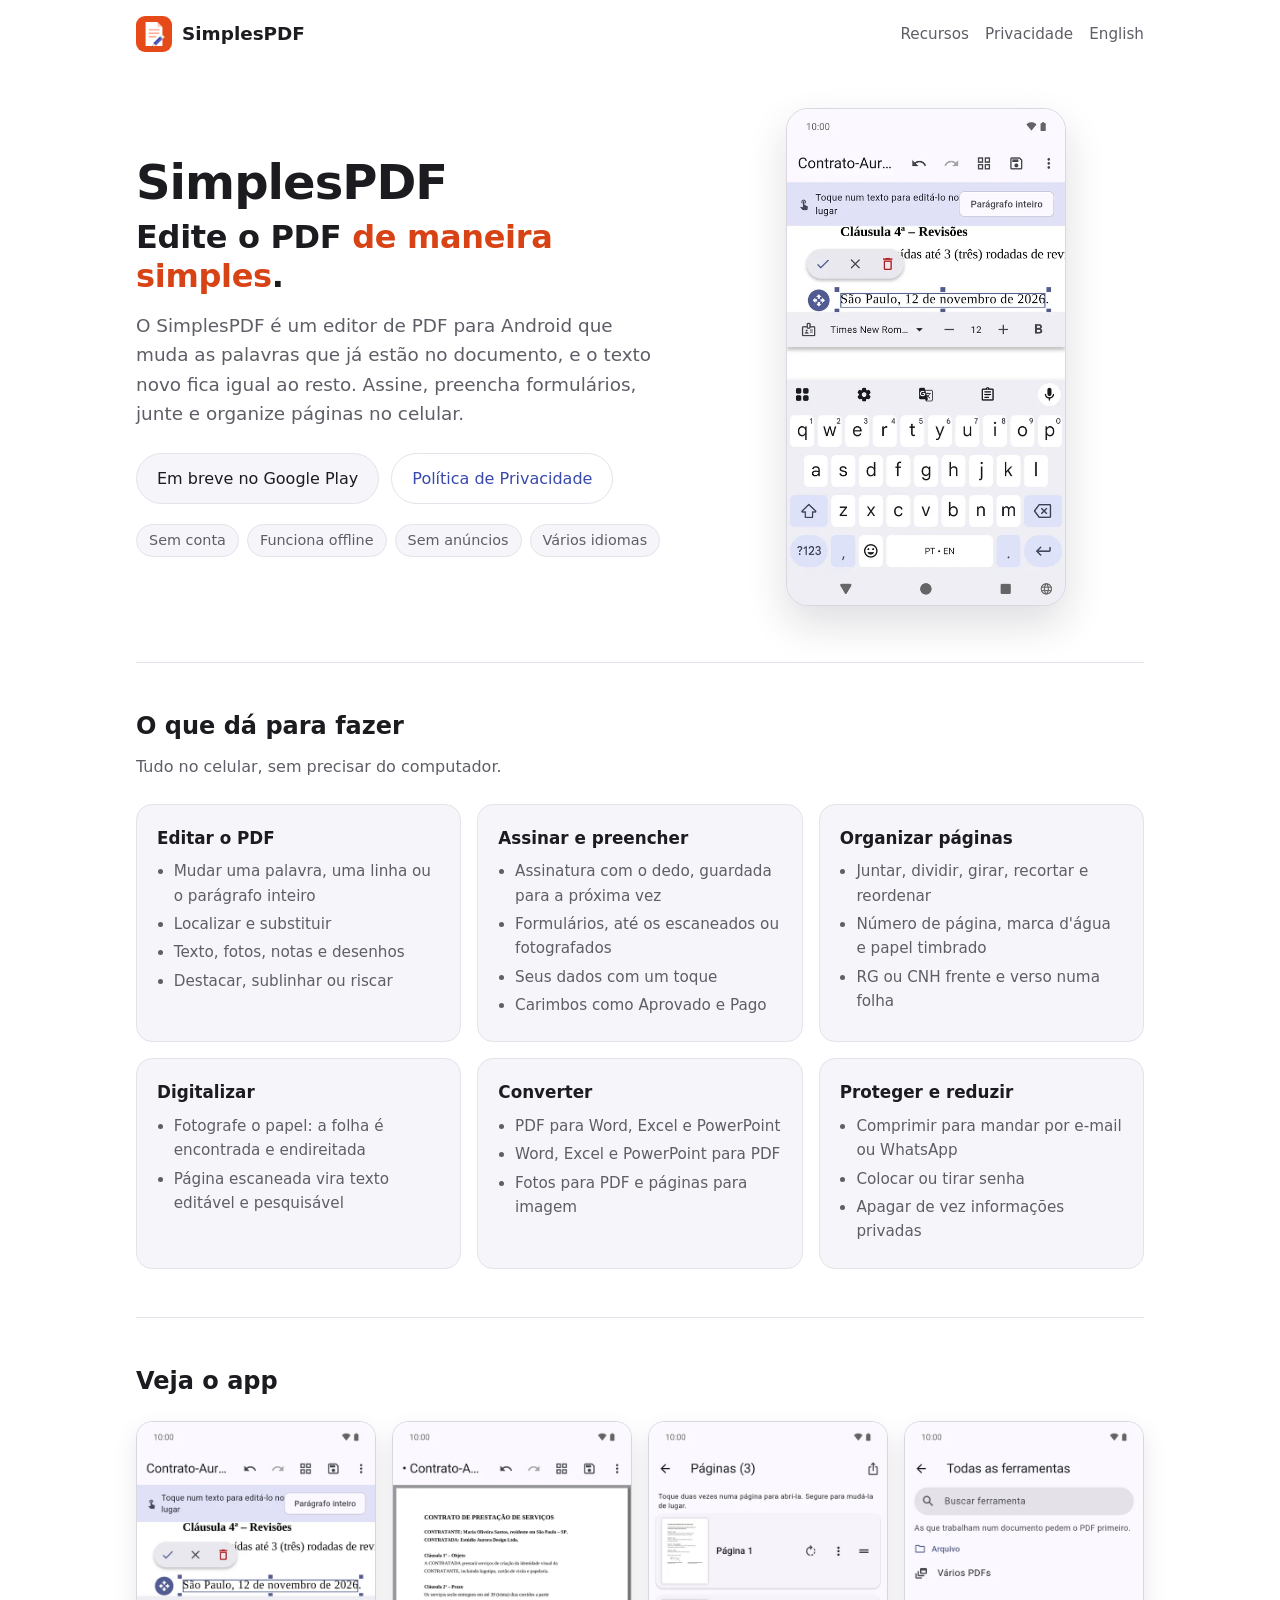
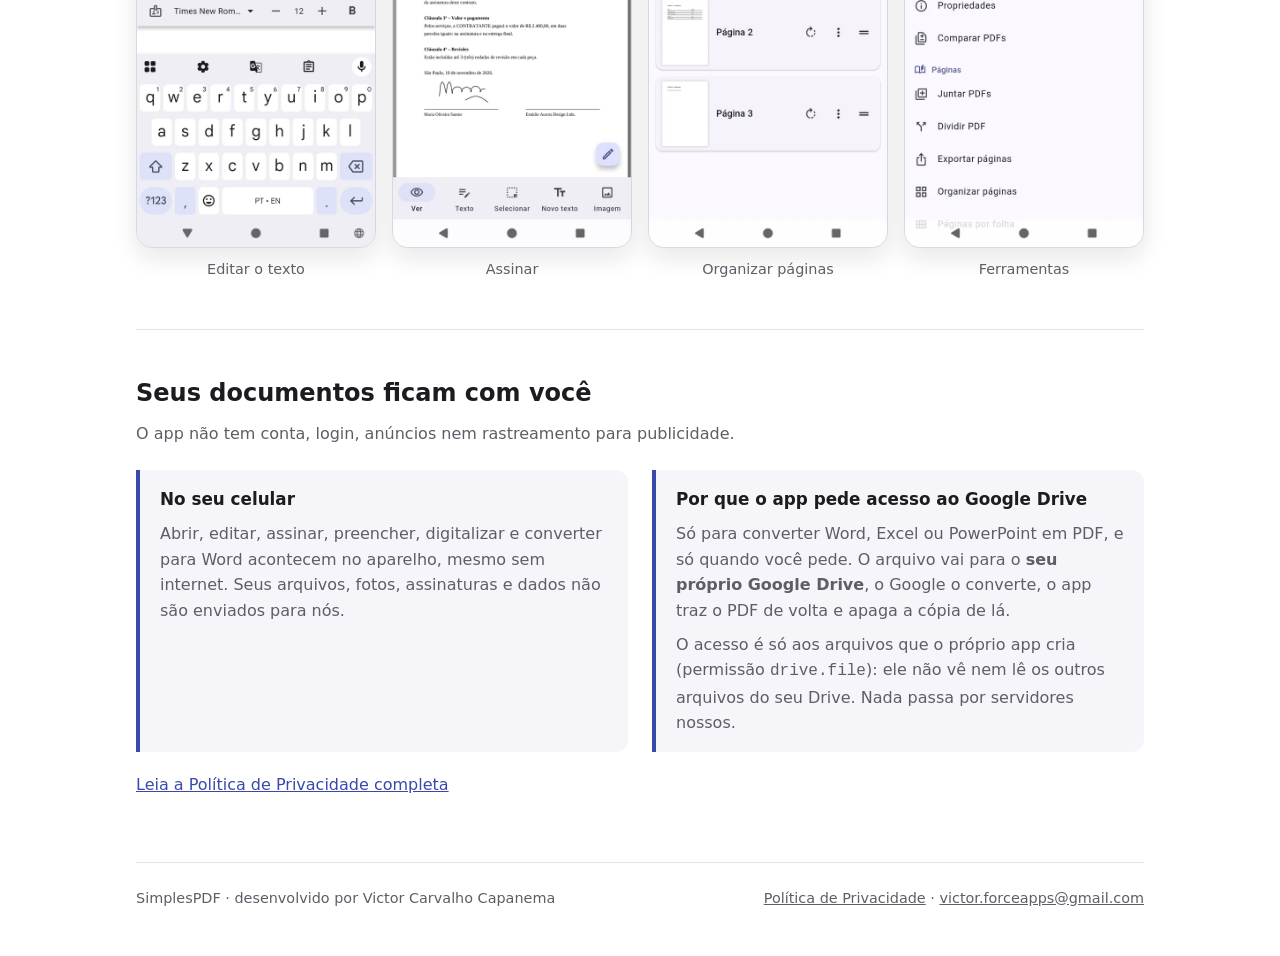
<file: index.html>
<!doctype html>
<html lang="pt-BR">
<head>
<meta charset="utf-8">
<meta name="viewport" content="width=device-width, initial-scale=1">
<title>SimplesPDF</title>
<meta name="description" content="SimplesPDF: edite o texto do próprio PDF, assine, preencha formulários, junte e organize páginas no celular. Sem conta, funciona offline.">
<link rel="icon" href="favicon.png">
<link rel="stylesheet" href="style.css">
<link rel="alternate" hreflang="pt-BR" href="./">
<link rel="alternate" hreflang="en" href="en/">
</head>
<body class="home">
<main>

<header class="topbar">
  <a class="brand" href="./"><img src="img/icon-192.png" alt="" width="36" height="36">SimplesPDF</a>
  <nav>
    <a class="hide-sm" href="#recursos">Recursos</a>
    <a class="hide-sm" href="#privacidade">Privacidade</a>
    <a href="en/" hreflang="en" lang="en" onclick="try{localStorage.setItem('lang','en')}catch(e){}">English</a>
  </nav>
</header>

<section class="hero">
  <div>
    <h1>SimplesPDF</h1>
    <p class="tagline">Edite o PDF <em>de maneira simples</em>.</p>
    <p class="lead">O SimplesPDF é um editor de PDF para Android que muda as palavras que já estão no documento,
    e o texto novo fica igual ao resto. Assine, preencha formulários, junte e organize páginas no celular.</p>
    <div class="cta">
      <span class="badge soon">Em breve no Google Play</span>
      <a class="badge ghost" href="privacidade/">Política de Privacidade</a>
    </div>
    <ul class="pill-list">
      <li>Sem conta</li>
      <li>Funciona offline</li>
      <li>Sem anúncios</li>
      <li>Vários idiomas</li>
    </ul>
  </div>
  <div class="hero-shot">
    <img class="phone" src="img/03-edit-pt.webp" width="540" height="960"
         alt="Tela do SimplesPDF editando a data de um contrato direto no texto do PDF">
  </div>
</section>

<section class="block" id="recursos">
  <h2>O que dá para fazer</h2>
  <p class="section-lead">Tudo no celular, sem precisar do computador.</p>
  <div class="features">
    <div class="feature">
      <h3>Editar o PDF</h3>
      <ul>
        <li>Mudar uma palavra, uma linha ou o parágrafo inteiro</li>
        <li>Localizar e substituir</li>
        <li>Texto, fotos, notas e desenhos</li>
        <li>Destacar, sublinhar ou riscar</li>
      </ul>
    </div>
    <div class="feature">
      <h3>Assinar e preencher</h3>
      <ul>
        <li>Assinatura com o dedo, guardada para a próxima vez</li>
        <li>Formulários, até os escaneados ou fotografados</li>
        <li>Seus dados com um toque</li>
        <li>Carimbos como Aprovado e Pago</li>
      </ul>
    </div>
    <div class="feature">
      <h3>Organizar páginas</h3>
      <ul>
        <li>Juntar, dividir, girar, recortar e reordenar</li>
        <li>Número de página, marca d'água e papel timbrado</li>
        <li>RG ou CNH frente e verso numa folha</li>
      </ul>
    </div>
    <div class="feature">
      <h3>Digitalizar</h3>
      <ul>
        <li>Fotografe o papel: a folha é encontrada e endireitada</li>
        <li>Página escaneada vira texto editável e pesquisável</li>
      </ul>
    </div>
    <div class="feature">
      <h3>Converter</h3>
      <ul>
        <li>PDF para Word, Excel e PowerPoint</li>
        <li>Word, Excel e PowerPoint para PDF</li>
        <li>Fotos para PDF e páginas para imagem</li>
      </ul>
    </div>
    <div class="feature">
      <h3>Proteger e reduzir</h3>
      <ul>
        <li>Comprimir para mandar por e-mail ou WhatsApp</li>
        <li>Colocar ou tirar senha</li>
        <li>Apagar de vez informações privadas</li>
      </ul>
    </div>
  </div>
</section>

<section class="block">
  <h2>Veja o app</h2>
  <div class="gallery">
    <figure><img class="phone" src="img/03-edit-pt.webp" width="540" height="960" loading="lazy" alt="Editando o texto de um contrato"><figcaption>Editar o texto</figcaption></figure>
    <figure><img class="phone" src="img/04-sign-pt.webp" width="540" height="960" loading="lazy" alt="Assinando um documento com o dedo"><figcaption>Assinar</figcaption></figure>
    <figure><img class="phone" src="img/05-pages-pt.webp" width="540" height="960" loading="lazy" alt="Miniaturas das páginas para reorganizar"><figcaption>Organizar páginas</figcaption></figure>
    <figure><img class="phone" src="img/06-tools-pt.webp" width="540" height="960" loading="lazy" alt="Lista de ferramentas do app"><figcaption>Ferramentas</figcaption></figure>
  </div>
</section>

<section class="block" id="privacidade">
  <h2>Seus documentos ficam com você</h2>
  <p class="section-lead">O app não tem conta, login, anúncios nem rastreamento para publicidade.</p>
  <div class="privacy-grid">
    <div class="callout">
      <h3>No seu celular</h3>
      <p>Abrir, editar, assinar, preencher, digitalizar e converter para Word acontecem no aparelho,
      mesmo sem internet. Seus arquivos, fotos, assinaturas e dados não são enviados para nós.</p>
    </div>
    <div class="callout" id="google-drive">
      <h3>Por que o app pede acesso ao Google Drive</h3>
      <p>Só para converter Word, Excel ou PowerPoint em PDF, e só quando você pede. O arquivo vai para o
      <strong>seu próprio Google Drive</strong>, o Google o converte, o app traz o PDF de volta e apaga a cópia de lá.</p>
      <p>O acesso é só aos arquivos que o próprio app cria (permissão <code>drive.file</code>): ele não vê
      nem lê os outros arquivos do seu Drive. Nada passa por servidores nossos.</p>
    </div>
  </div>
  <p style="margin-top:20px"><a href="privacidade/">Leia a Política de Privacidade completa</a></p>
</section>

<footer class="site">
  <span>SimplesPDF · desenvolvido por Victor Carvalho Capanema</span>
  <span><a href="privacidade/">Política de Privacidade</a> · <a href="mailto:victor.forceapps@gmail.com">victor.forceapps@gmail.com</a></span>
</footer>

</main>
</body>
</html>
</file>
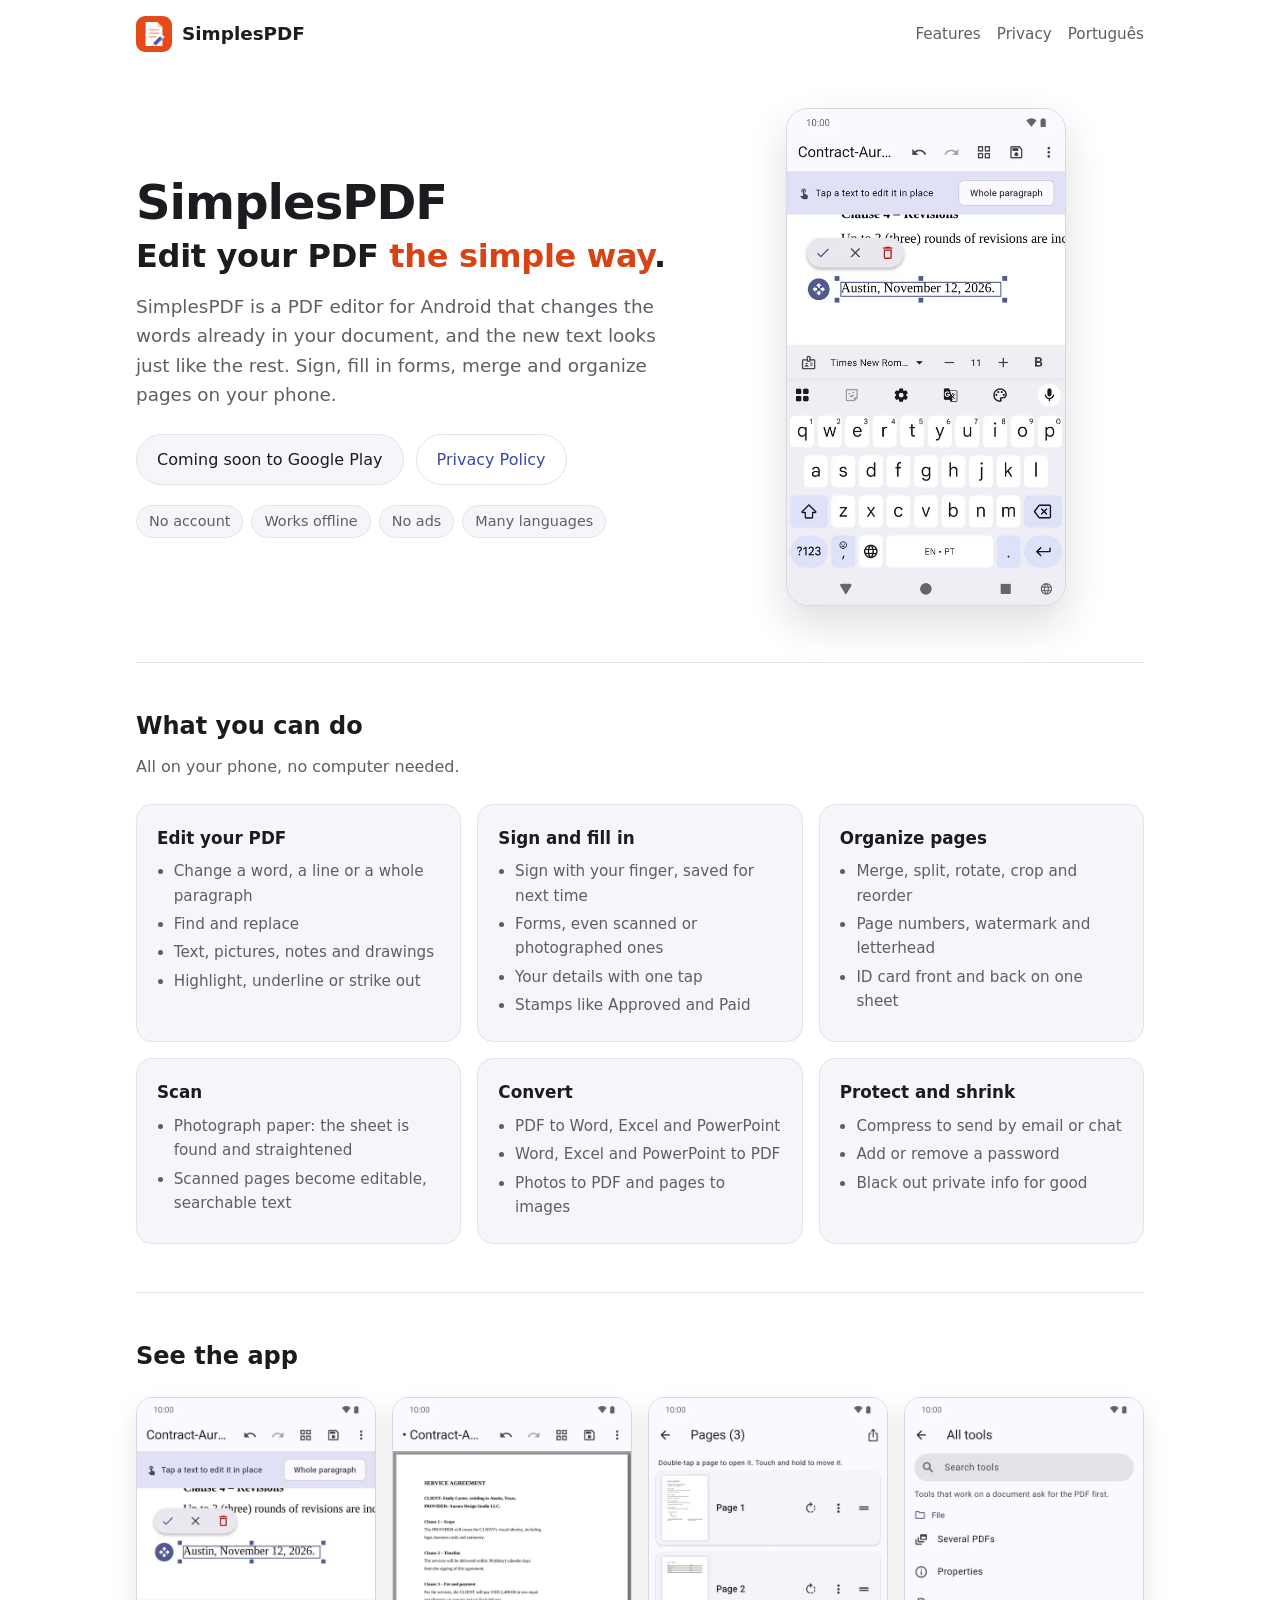
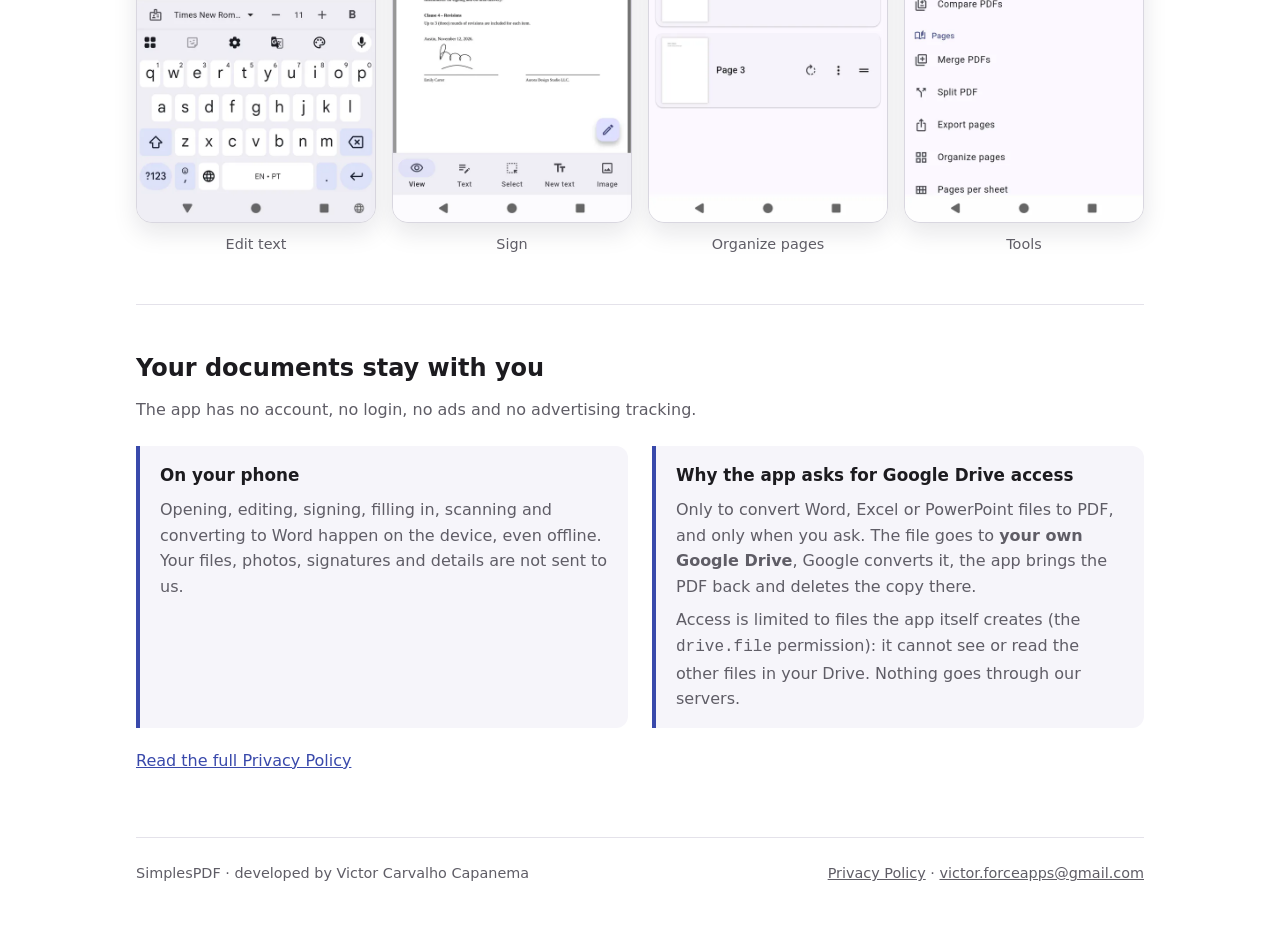
<file: en/index.html>
<!doctype html>
<html lang="en">
<head>
<meta charset="utf-8">
<meta name="viewport" content="width=device-width, initial-scale=1">
<title>SimplesPDF</title>
<meta name="description" content="SimplesPDF: edit the text already in your PDF, sign, fill in forms, merge and organize pages on your phone. No account, works offline.">
<link rel="icon" href="../favicon.png">
<link rel="stylesheet" href="../style.css">
<link rel="alternate" hreflang="pt-BR" href="../">
<link rel="alternate" hreflang="en" href="./">
</head>
<body class="home">
<main>

<header class="topbar">
  <a class="brand" href="./"><img src="../img/icon-192.png" alt="" width="36" height="36">SimplesPDF</a>
  <nav>
    <a class="hide-sm" href="#features">Features</a>
    <a class="hide-sm" href="#privacy">Privacy</a>
    <a href="../" hreflang="pt-BR" lang="pt-BR" onclick="try{localStorage.setItem('lang','pt')}catch(e){}">Português</a>
  </nav>
</header>

<section class="hero">
  <div>
    <h1>SimplesPDF</h1>
    <p class="tagline">Edit your PDF <em>the simple way</em>.</p>
    <p class="lead">SimplesPDF is a PDF editor for Android that changes the words already in your document,
    and the new text looks just like the rest. Sign, fill in forms, merge and organize pages on your phone.</p>
    <div class="cta">
      <span class="badge soon">Coming soon to Google Play</span>
      <a class="badge ghost" href="../privacy/">Privacy Policy</a>
    </div>
    <ul class="pill-list">
      <li>No account</li>
      <li>Works offline</li>
      <li>No ads</li>
      <li>Many languages</li>
    </ul>
  </div>
  <div class="hero-shot">
    <img class="phone" src="../img/03-edit-en.webp" width="540" height="960"
         alt="SimplesPDF editing the date of a contract right in the PDF text">
  </div>
</section>

<section class="block" id="features">
  <h2>What you can do</h2>
  <p class="section-lead">All on your phone, no computer needed.</p>
  <div class="features">
    <div class="feature">
      <h3>Edit your PDF</h3>
      <ul>
        <li>Change a word, a line or a whole paragraph</li>
        <li>Find and replace</li>
        <li>Text, pictures, notes and drawings</li>
        <li>Highlight, underline or strike out</li>
      </ul>
    </div>
    <div class="feature">
      <h3>Sign and fill in</h3>
      <ul>
        <li>Sign with your finger, saved for next time</li>
        <li>Forms, even scanned or photographed ones</li>
        <li>Your details with one tap</li>
        <li>Stamps like Approved and Paid</li>
      </ul>
    </div>
    <div class="feature">
      <h3>Organize pages</h3>
      <ul>
        <li>Merge, split, rotate, crop and reorder</li>
        <li>Page numbers, watermark and letterhead</li>
        <li>ID card front and back on one sheet</li>
      </ul>
    </div>
    <div class="feature">
      <h3>Scan</h3>
      <ul>
        <li>Photograph paper: the sheet is found and straightened</li>
        <li>Scanned pages become editable, searchable text</li>
      </ul>
    </div>
    <div class="feature">
      <h3>Convert</h3>
      <ul>
        <li>PDF to Word, Excel and PowerPoint</li>
        <li>Word, Excel and PowerPoint to PDF</li>
        <li>Photos to PDF and pages to images</li>
      </ul>
    </div>
    <div class="feature">
      <h3>Protect and shrink</h3>
      <ul>
        <li>Compress to send by email or chat</li>
        <li>Add or remove a password</li>
        <li>Black out private info for good</li>
      </ul>
    </div>
  </div>
</section>

<section class="block">
  <h2>See the app</h2>
  <div class="gallery">
    <figure><img class="phone" src="../img/03-edit-en.webp" width="540" height="960" loading="lazy" alt="Editing the text of a contract"><figcaption>Edit text</figcaption></figure>
    <figure><img class="phone" src="../img/04-sign-en.webp" width="540" height="960" loading="lazy" alt="Signing a document with a finger"><figcaption>Sign</figcaption></figure>
    <figure><img class="phone" src="../img/05-pages-en.webp" width="540" height="960" loading="lazy" alt="Page thumbnails to reorder"><figcaption>Organize pages</figcaption></figure>
    <figure><img class="phone" src="../img/06-tools-en.webp" width="540" height="960" loading="lazy" alt="List of the app's tools"><figcaption>Tools</figcaption></figure>
  </div>
</section>

<section class="block" id="privacy">
  <h2>Your documents stay with you</h2>
  <p class="section-lead">The app has no account, no login, no ads and no advertising tracking.</p>
  <div class="privacy-grid">
    <div class="callout">
      <h3>On your phone</h3>
      <p>Opening, editing, signing, filling in, scanning and converting to Word happen on the device,
      even offline. Your files, photos, signatures and details are not sent to us.</p>
    </div>
    <div class="callout" id="google-drive">
      <h3>Why the app asks for Google Drive access</h3>
      <p>Only to convert Word, Excel or PowerPoint files to PDF, and only when you ask. The file goes to
      <strong>your own Google Drive</strong>, Google converts it, the app brings the PDF back and deletes the copy there.</p>
      <p>Access is limited to files the app itself creates (the <code>drive.file</code> permission): it cannot
      see or read the other files in your Drive. Nothing goes through our servers.</p>
    </div>
  </div>
  <p style="margin-top:20px"><a href="../privacy/">Read the full Privacy Policy</a></p>
</section>

<footer class="site">
  <span>SimplesPDF · developed by Victor Carvalho Capanema</span>
  <span><a href="../privacy/">Privacy Policy</a> · <a href="mailto:victor.forceapps@gmail.com">victor.forceapps@gmail.com</a></span>
</footer>

</main>
</body>
</html>
</file>
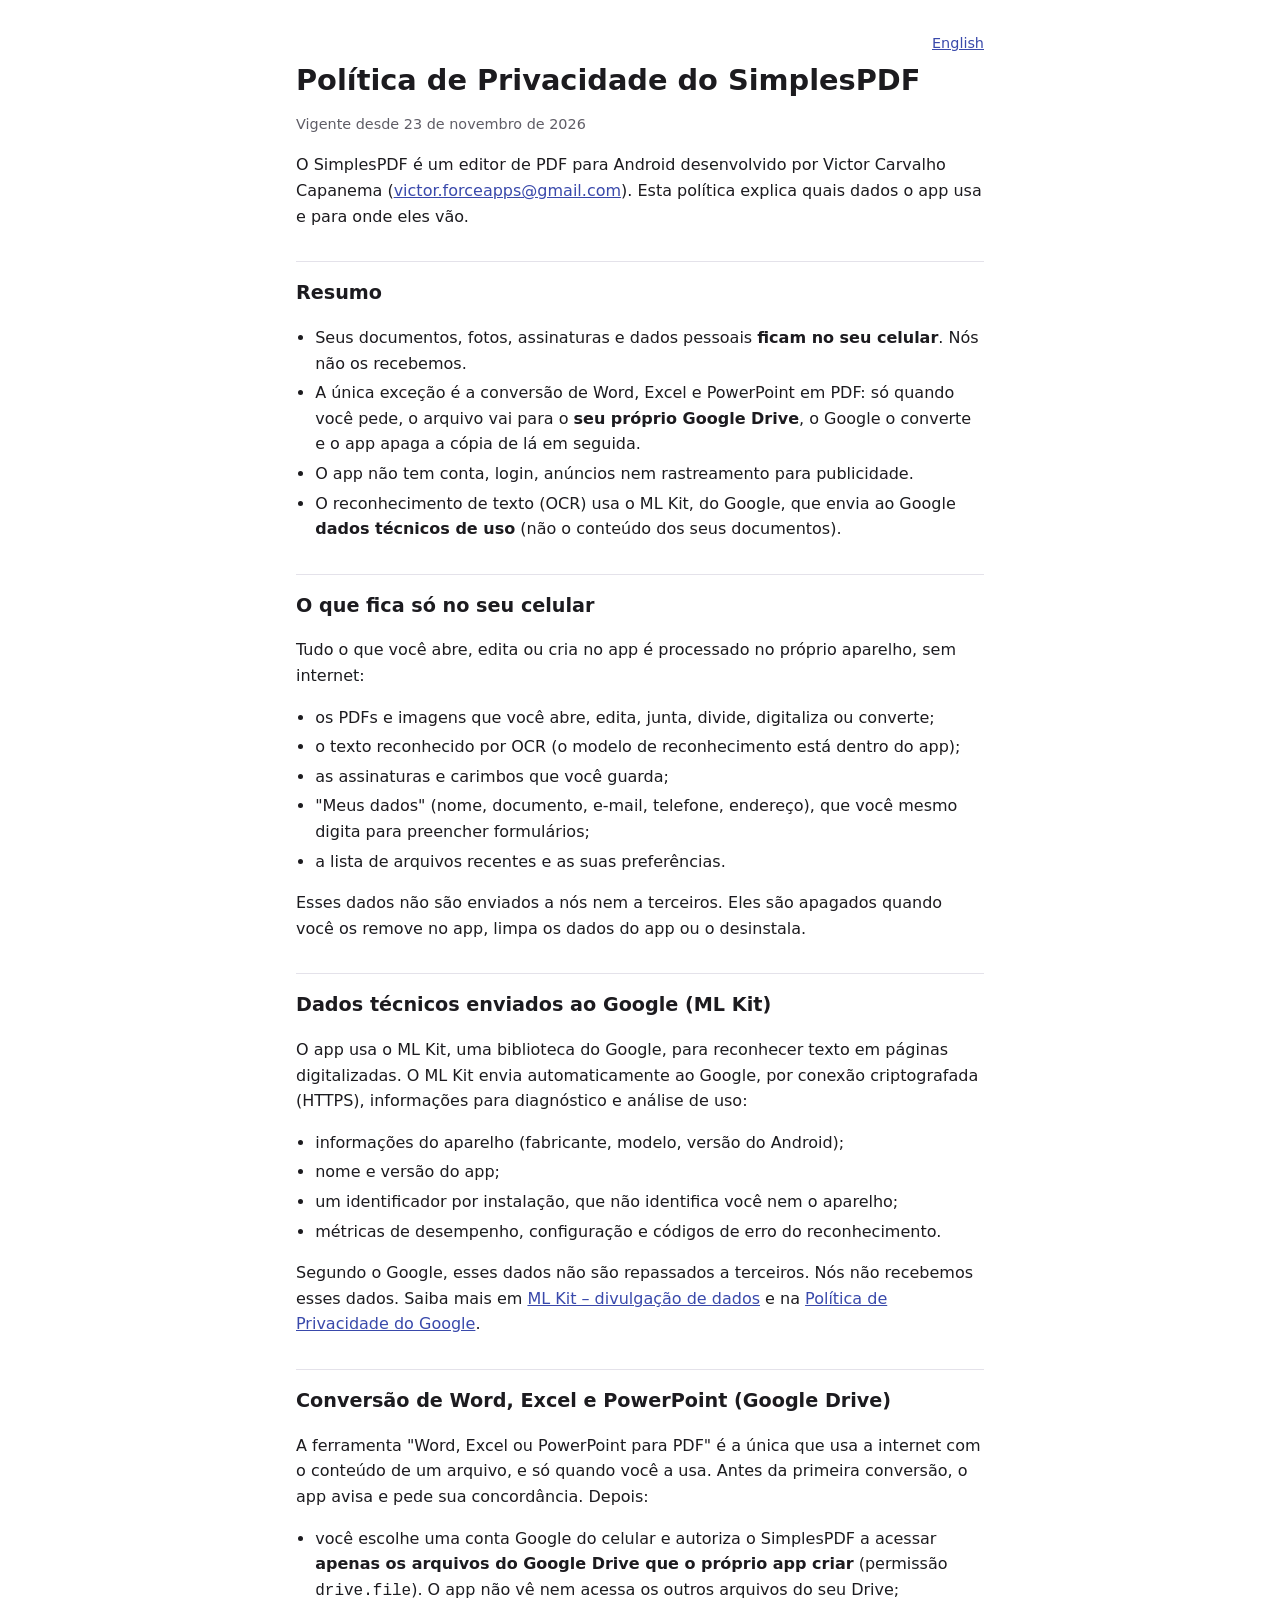
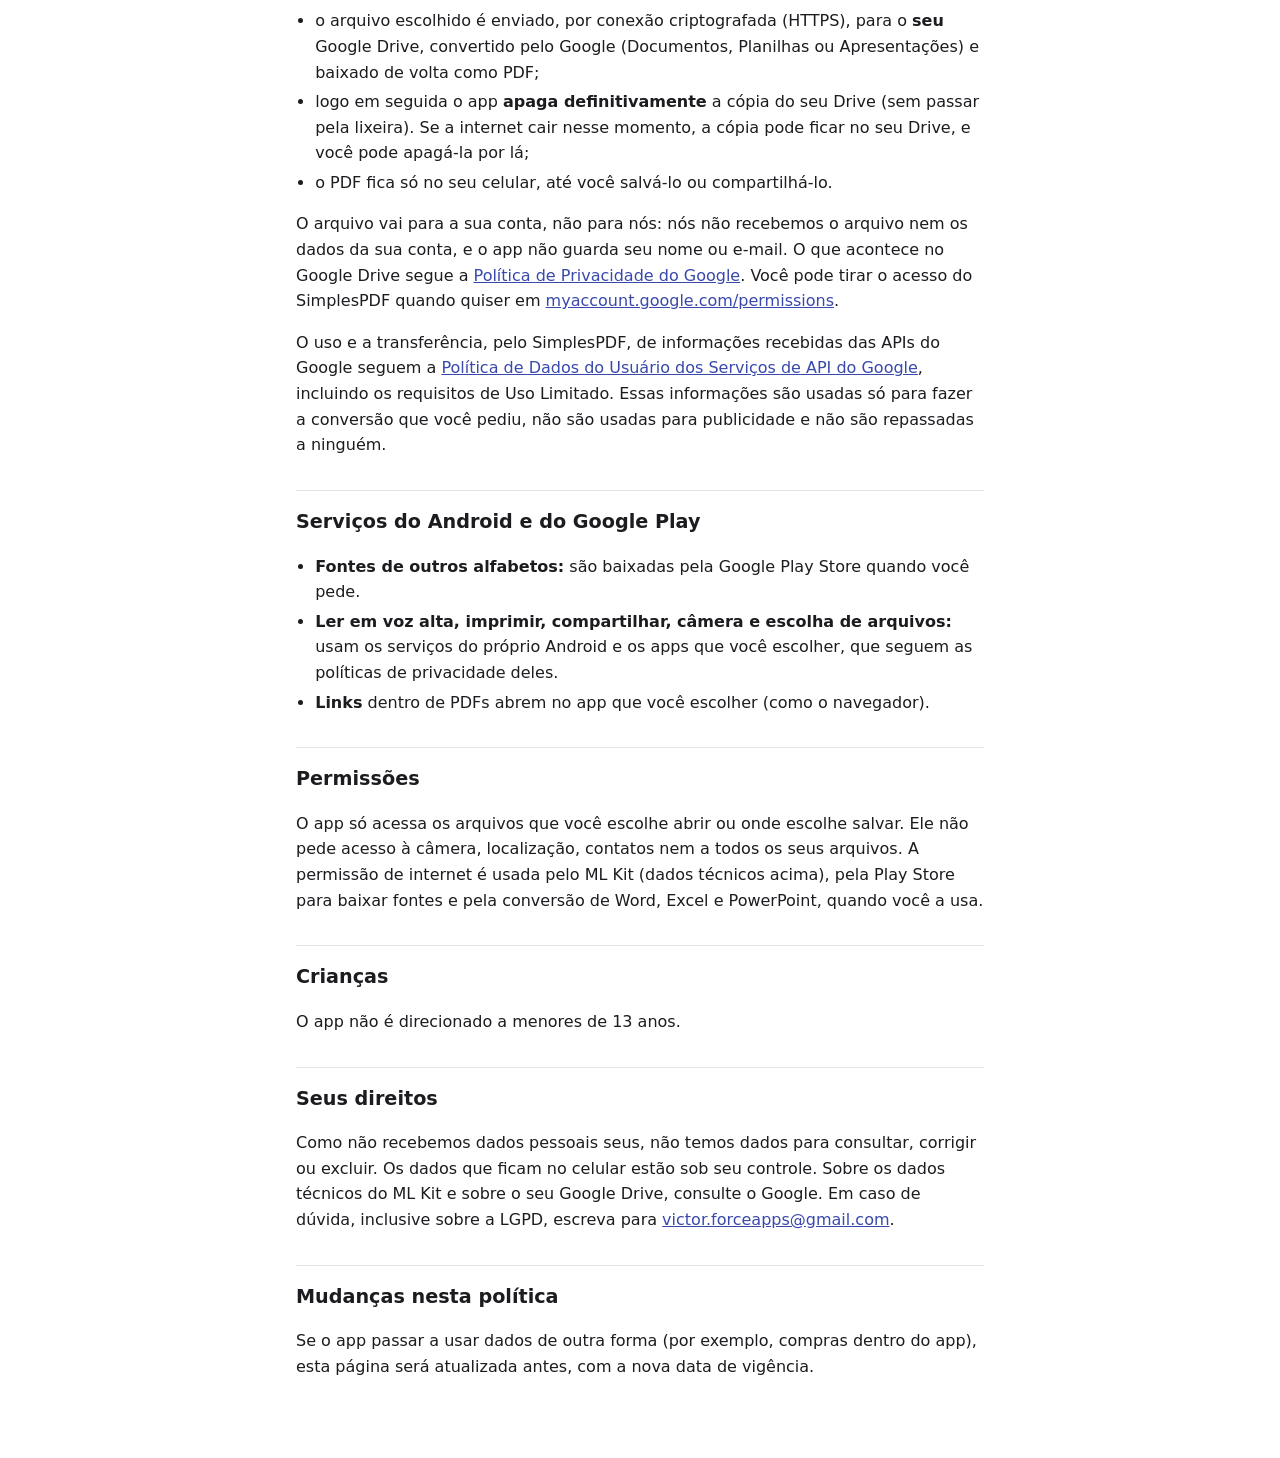
<file: privacidade/index.html>
<!doctype html>
<html lang="pt-BR">
<head>
<meta charset="utf-8">
<meta name="viewport" content="width=device-width, initial-scale=1">
<title>Política de Privacidade – SimplesPDF</title>
<link rel="stylesheet" href="../style.css">
<link rel="alternate" hreflang="en" href="../privacy/">
</head>
<body>
<main>
<p class="lang"><a href="../privacy/">English</a></p>
<h1>Política de Privacidade do SimplesPDF</h1>
<p class="meta">Vigente desde 23 de novembro de 2026</p>

<p>O SimplesPDF é um editor de PDF para Android desenvolvido por Victor Carvalho Capanema
(<a href="mailto:victor.forceapps@gmail.com">victor.forceapps@gmail.com</a>). Esta política explica
quais dados o app usa e para onde eles vão.</p>

<h2>Resumo</h2>
<ul>
<li>Seus documentos, fotos, assinaturas e dados pessoais <strong>ficam no seu celular</strong>. Nós não os recebemos.</li>
<li>A única exceção é a conversão de Word, Excel e PowerPoint em PDF: só quando você pede, o arquivo vai para o
<strong>seu próprio Google Drive</strong>, o Google o converte e o app apaga a cópia de lá em seguida.</li>
<li>O app não tem conta, login, anúncios nem rastreamento para publicidade.</li>
<li>O reconhecimento de texto (OCR) usa o ML Kit, do Google, que envia ao Google
<strong>dados técnicos de uso</strong> (não o conteúdo dos seus documentos).</li>
</ul>

<h2>O que fica só no seu celular</h2>
<p>Tudo o que você abre, edita ou cria no app é processado no próprio aparelho, sem internet:</p>
<ul>
<li>os PDFs e imagens que você abre, edita, junta, divide, digitaliza ou converte;</li>
<li>o texto reconhecido por OCR (o modelo de reconhecimento está dentro do app);</li>
<li>as assinaturas e carimbos que você guarda;</li>
<li>"Meus dados" (nome, documento, e-mail, telefone, endereço), que você mesmo digita para preencher formulários;</li>
<li>a lista de arquivos recentes e as suas preferências.</li>
</ul>
<p>Esses dados não são enviados a nós nem a terceiros. Eles são apagados quando você os remove no app,
limpa os dados do app ou o desinstala.</p>

<h2>Dados técnicos enviados ao Google (ML Kit)</h2>
<p>O app usa o ML Kit, uma biblioteca do Google, para reconhecer texto em páginas digitalizadas. O ML Kit
envia automaticamente ao Google, por conexão criptografada (HTTPS), informações para diagnóstico e análise de uso:</p>
<ul>
<li>informações do aparelho (fabricante, modelo, versão do Android);</li>
<li>nome e versão do app;</li>
<li>um identificador por instalação, que não identifica você nem o aparelho;</li>
<li>métricas de desempenho, configuração e códigos de erro do reconhecimento.</li>
</ul>
<p>Segundo o Google, esses dados não são repassados a terceiros. Nós não recebemos esses dados.
Saiba mais em <a href="https://developers.google.com/ml-kit/android-data-disclosure">ML Kit – divulgação de dados</a>
e na <a href="https://policies.google.com/privacy">Política de Privacidade do Google</a>.</p>

<h2>Conversão de Word, Excel e PowerPoint (Google Drive)</h2>
<p>A ferramenta "Word, Excel ou PowerPoint para PDF" é a única que usa a internet com o conteúdo de um arquivo, e só
quando você a usa. Antes da primeira conversão, o app avisa e pede sua concordância. Depois:</p>
<ul>
<li>você escolhe uma conta Google do celular e autoriza o SimplesPDF a acessar <strong>apenas os arquivos do Google
Drive que o próprio app criar</strong> (permissão <code>drive.file</code>). O app não vê nem acessa os outros
arquivos do seu Drive;</li>
<li>o arquivo escolhido é enviado, por conexão criptografada (HTTPS), para o <strong>seu</strong> Google Drive,
convertido pelo Google (Documentos, Planilhas ou Apresentações) e baixado de volta como PDF;</li>
<li>logo em seguida o app <strong>apaga definitivamente</strong> a cópia do seu Drive (sem passar pela lixeira).
Se a internet cair nesse momento, a cópia pode ficar no seu Drive, e você pode apagá-la por lá;</li>
<li>o PDF fica só no seu celular, até você salvá-lo ou compartilhá-lo.</li>
</ul>
<p>O arquivo vai para a sua conta, não para nós: nós não recebemos o arquivo nem os dados da sua conta, e o app não
guarda seu nome ou e-mail. O que acontece no Google Drive segue a
<a href="https://policies.google.com/privacy">Política de Privacidade do Google</a>. Você pode tirar o acesso do
SimplesPDF quando quiser em <a href="https://myaccount.google.com/permissions">myaccount.google.com/permissions</a>.</p>
<p>O uso e a transferência, pelo SimplesPDF, de informações recebidas das APIs do Google seguem a
<a href="https://developers.google.com/terms/api-services-user-data-policy">Política de Dados do Usuário dos
Serviços de API do Google</a>, incluindo os requisitos de Uso Limitado. Essas informações são usadas só para fazer
a conversão que você pediu, não são usadas para publicidade e não são repassadas a ninguém.</p>

<h2>Serviços do Android e do Google Play</h2>
<ul>
<li><strong>Fontes de outros alfabetos:</strong> são baixadas pela Google Play Store quando você pede.</li>
<li><strong>Ler em voz alta, imprimir, compartilhar, câmera e escolha de arquivos:</strong> usam os serviços do
próprio Android e os apps que você escolher, que seguem as políticas de privacidade deles.</li>
<li><strong>Links</strong> dentro de PDFs abrem no app que você escolher (como o navegador).</li>
</ul>

<h2>Permissões</h2>
<p>O app só acessa os arquivos que você escolhe abrir ou onde escolhe salvar. Ele não pede acesso à câmera,
localização, contatos nem a todos os seus arquivos. A permissão de internet é usada pelo ML Kit (dados técnicos acima),
pela Play Store para baixar fontes e pela conversão de Word, Excel e PowerPoint, quando você a usa.</p>

<h2>Crianças</h2>
<p>O app não é direcionado a menores de 13 anos.</p>

<h2>Seus direitos</h2>
<p>Como não recebemos dados pessoais seus, não temos dados para consultar, corrigir ou excluir. Os dados que ficam
no celular estão sob seu controle. Sobre os dados técnicos do ML Kit e sobre o seu Google Drive, consulte o Google. Em caso de dúvida, inclusive
sobre a LGPD, escreva para <a href="mailto:victor.forceapps@gmail.com">victor.forceapps@gmail.com</a>.</p>

<h2>Mudanças nesta política</h2>
<p>Se o app passar a usar dados de outra forma (por exemplo, compras dentro do app), esta página será atualizada
antes, com a nova data de vigência.</p>
</main>
</body>
</html>
</file>
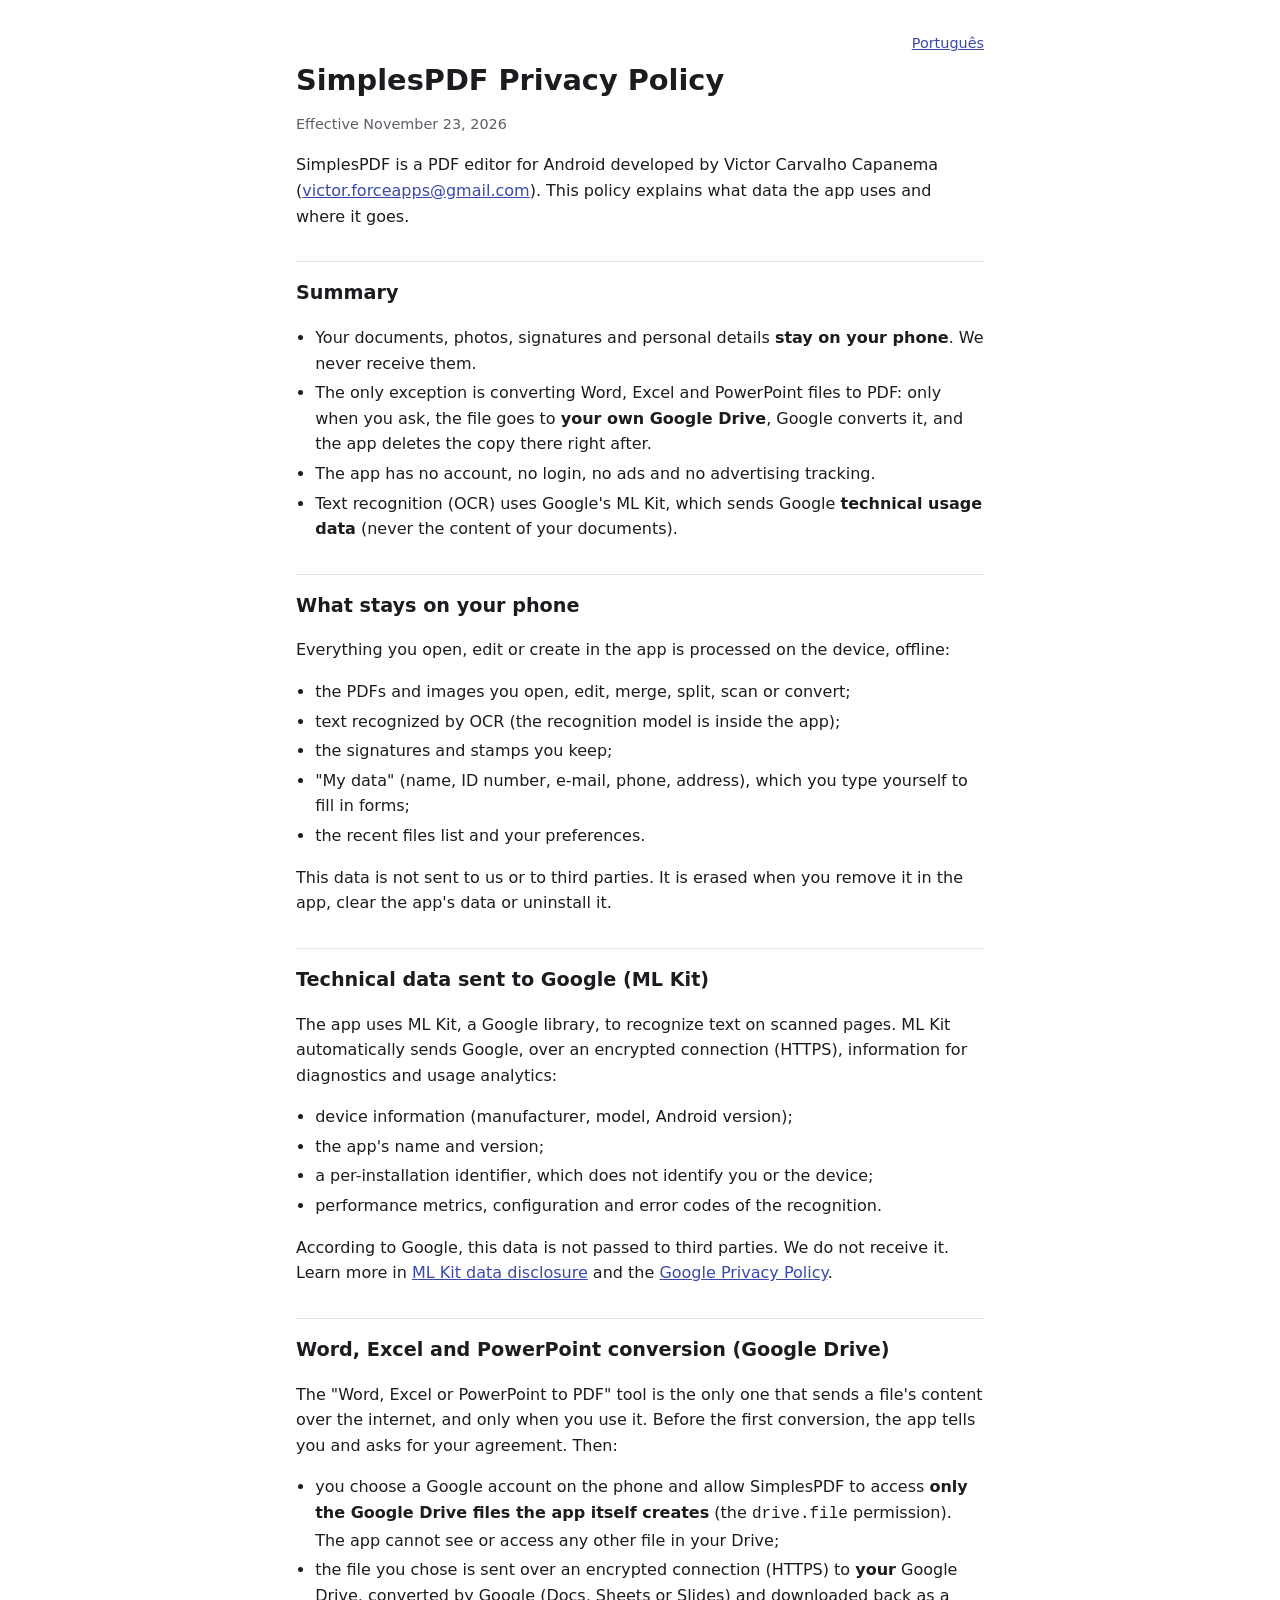
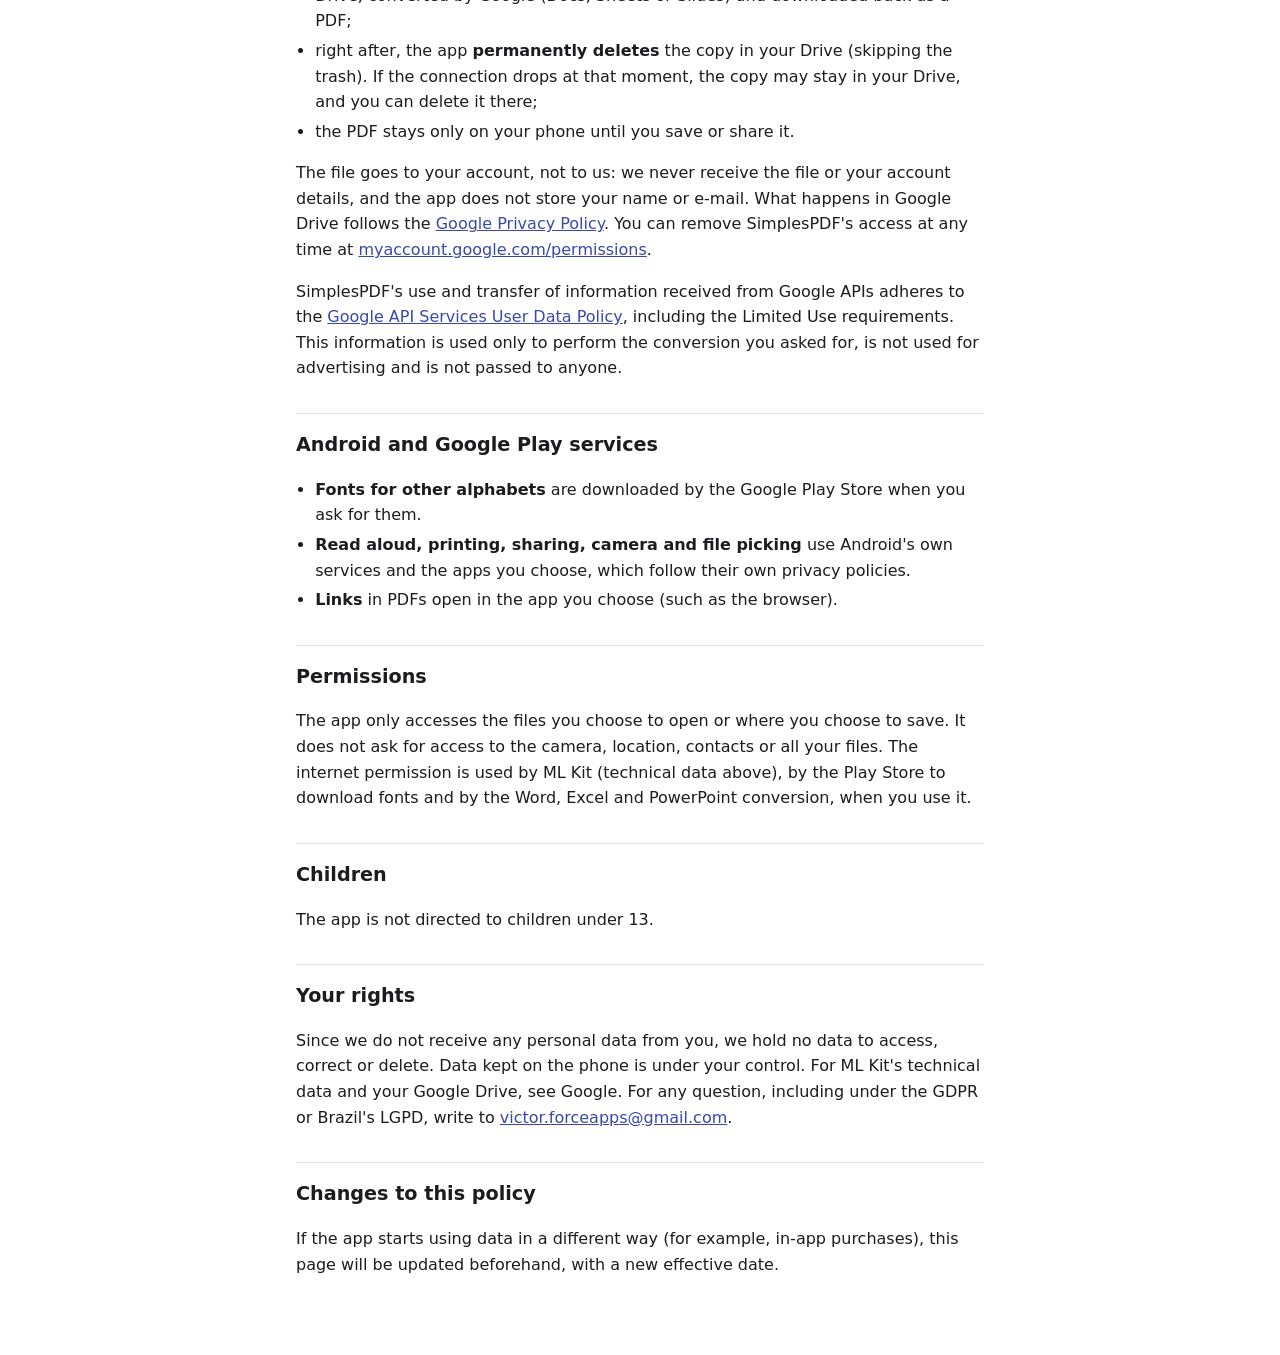
<file: privacy/index.html>
<!doctype html>
<html lang="en">
<head>
<meta charset="utf-8">
<meta name="viewport" content="width=device-width, initial-scale=1">
<title>Privacy Policy – SimplesPDF</title>
<link rel="stylesheet" href="../style.css">
<link rel="alternate" hreflang="pt-BR" href="../privacidade/">
</head>
<body>
<main>
<p class="lang"><a href="../privacidade/">Português</a></p>
<h1>SimplesPDF Privacy Policy</h1>
<p class="meta">Effective November 23, 2026</p>

<p>SimplesPDF is a PDF editor for Android developed by Victor Carvalho Capanema
(<a href="mailto:victor.forceapps@gmail.com">victor.forceapps@gmail.com</a>). This policy explains
what data the app uses and where it goes.</p>

<h2>Summary</h2>
<ul>
<li>Your documents, photos, signatures and personal details <strong>stay on your phone</strong>. We never receive them.</li>
<li>The only exception is converting Word, Excel and PowerPoint files to PDF: only when you ask, the file goes to
<strong>your own Google Drive</strong>, Google converts it, and the app deletes the copy there right after.</li>
<li>The app has no account, no login, no ads and no advertising tracking.</li>
<li>Text recognition (OCR) uses Google's ML Kit, which sends Google <strong>technical usage data</strong>
(never the content of your documents).</li>
</ul>

<h2>What stays on your phone</h2>
<p>Everything you open, edit or create in the app is processed on the device, offline:</p>
<ul>
<li>the PDFs and images you open, edit, merge, split, scan or convert;</li>
<li>text recognized by OCR (the recognition model is inside the app);</li>
<li>the signatures and stamps you keep;</li>
<li>"My data" (name, ID number, e-mail, phone, address), which you type yourself to fill in forms;</li>
<li>the recent files list and your preferences.</li>
</ul>
<p>This data is not sent to us or to third parties. It is erased when you remove it in the app,
clear the app's data or uninstall it.</p>

<h2>Technical data sent to Google (ML Kit)</h2>
<p>The app uses ML Kit, a Google library, to recognize text on scanned pages. ML Kit automatically sends Google,
over an encrypted connection (HTTPS), information for diagnostics and usage analytics:</p>
<ul>
<li>device information (manufacturer, model, Android version);</li>
<li>the app's name and version;</li>
<li>a per-installation identifier, which does not identify you or the device;</li>
<li>performance metrics, configuration and error codes of the recognition.</li>
</ul>
<p>According to Google, this data is not passed to third parties. We do not receive it.
Learn more in <a href="https://developers.google.com/ml-kit/android-data-disclosure">ML Kit data disclosure</a>
and the <a href="https://policies.google.com/privacy">Google Privacy Policy</a>.</p>

<h2>Word, Excel and PowerPoint conversion (Google Drive)</h2>
<p>The "Word, Excel or PowerPoint to PDF" tool is the only one that sends a file's content over the internet, and only
when you use it. Before the first conversion, the app tells you and asks for your agreement. Then:</p>
<ul>
<li>you choose a Google account on the phone and allow SimplesPDF to access <strong>only the Google Drive files the
app itself creates</strong> (the <code>drive.file</code> permission). The app cannot see or access any other file in
your Drive;</li>
<li>the file you chose is sent over an encrypted connection (HTTPS) to <strong>your</strong> Google Drive, converted by
Google (Docs, Sheets or Slides) and downloaded back as a PDF;</li>
<li>right after, the app <strong>permanently deletes</strong> the copy in your Drive (skipping the trash). If the
connection drops at that moment, the copy may stay in your Drive, and you can delete it there;</li>
<li>the PDF stays only on your phone until you save or share it.</li>
</ul>
<p>The file goes to your account, not to us: we never receive the file or your account details, and the app does not
store your name or e-mail. What happens in Google Drive follows the
<a href="https://policies.google.com/privacy">Google Privacy Policy</a>. You can remove SimplesPDF's access at any
time at <a href="https://myaccount.google.com/permissions">myaccount.google.com/permissions</a>.</p>
<p>SimplesPDF's use and transfer of information received from Google APIs adheres to the
<a href="https://developers.google.com/terms/api-services-user-data-policy">Google API Services User Data Policy</a>,
including the Limited Use requirements. This information is used only to perform the conversion you asked for, is
not used for advertising and is not passed to anyone.</p>

<h2>Android and Google Play services</h2>
<ul>
<li><strong>Fonts for other alphabets</strong> are downloaded by the Google Play Store when you ask for them.</li>
<li><strong>Read aloud, printing, sharing, camera and file picking</strong> use Android's own services and the apps
you choose, which follow their own privacy policies.</li>
<li><strong>Links</strong> in PDFs open in the app you choose (such as the browser).</li>
</ul>

<h2>Permissions</h2>
<p>The app only accesses the files you choose to open or where you choose to save. It does not ask for access to the camera,
location, contacts or all your files. The internet permission is used by ML Kit (technical data above), by the
Play Store to download fonts and by the Word, Excel and PowerPoint conversion, when you use it.</p>

<h2>Children</h2>
<p>The app is not directed to children under 13.</p>

<h2>Your rights</h2>
<p>Since we do not receive any personal data from you, we hold no data to access, correct or delete. Data kept on the
phone is under your control. For ML Kit's technical data and your Google Drive, see Google. For any question, including under the GDPR or
Brazil's LGPD, write to <a href="mailto:victor.forceapps@gmail.com">victor.forceapps@gmail.com</a>.</p>

<h2>Changes to this policy</h2>
<p>If the app starts using data in a different way (for example, in-app purchases), this page will be updated
beforehand, with a new effective date.</p>
</main>
</body>
</html>
</file>
<file: style.css>
:root {
  --bg: #ffffff;
  --surface: #f6f5fa;
  --text: #1c1b1f;
  --muted: #5f5d66;
  --link: #3949ab;
  --line: #e4e2ea;
  --brand: #d84315;
  --brand-ink: #ffffff;
  --accent: #3949ab;
  --shot-border: #d9d7e0;
}
@media (prefers-color-scheme: dark) {
  :root {
    --bg: #131318;
    --surface: #1c1b22;
    --text: #e6e1e9;
    --muted: #a8a4b0;
    --link: #9fa8ff;
    --line: #2e2d35;
    --brand: #ff8a65;
    --brand-ink: #1a0d08;
    --accent: #9fa8ff;
    --shot-border: #34333c;
  }
}
* { box-sizing: border-box; }
body {
  margin: 0;
  background: var(--bg);
  color: var(--text);
  font: 16px/1.6 system-ui, -apple-system, "Segoe UI", Roboto, sans-serif;
}
main { max-width: 720px; margin: 0 auto; padding: 32px 16px 64px; }
h1 { font-size: 1.8rem; line-height: 1.25; margin: 0 0 4px; }
h2 { font-size: 1.2rem; margin: 32px 0 8px; padding-top: 16px; border-top: 1px solid var(--line); }
a { color: var(--link); }
.meta, .lang { color: var(--muted); font-size: 0.9rem; }
.lang { text-align: right; margin: 0 0 8px; }
ul { padding-left: 1.2em; }
li { margin: 4px 0; }

/* ---------- Home page ---------- */
.home main { max-width: 1040px; padding: 0 16px 48px; }
.home h2 { border-top: 0; padding-top: 0; margin: 0 0 12px; font-size: 1.5rem; line-height: 1.3; }
.section-lead { color: var(--muted); margin: 0; max-width: 40em; }
.topbar {
  display: flex; align-items: center; justify-content: space-between;
  gap: 12px; padding: 16px 0;
}
.brand { display: flex; align-items: center; gap: 10px; font-weight: 700; font-size: 1.15rem; color: var(--text); text-decoration: none; }
.brand img { width: 36px; height: 36px; border-radius: 9px; }
.topbar nav { display: flex; gap: 16px; font-size: 0.95rem; }
.topbar nav a { color: var(--muted); text-decoration: none; }
.topbar nav a:hover { color: var(--text); text-decoration: underline; }

.hero {
  display: grid; grid-template-columns: 1.1fr 0.9fr; gap: 40px; align-items: center;
  padding: 40px 0 56px;
}
.hero h1 { font-size: clamp(2rem, 4.5vw, 3rem); line-height: 1.12; letter-spacing: -0.02em; margin: 0 0 16px; }
.hero h1 + .tagline { margin-top: -8px; }
.hero .tagline { font-size: clamp(1.4rem, 3vw, 2rem); font-weight: 700; line-height: 1.2; letter-spacing: -0.01em; margin: 0 0 16px; }
.hero .tagline em { font-style: normal; color: var(--brand); }
.hero p.lead { font-size: 1.15rem; color: var(--muted); margin: 0 0 24px; max-width: 34em; }
.cta { display: flex; flex-wrap: wrap; gap: 12px; align-items: center; }
.badge {
  display: inline-flex; align-items: center; gap: 8px;
  background: var(--brand); color: var(--brand-ink);
  padding: 12px 20px; border-radius: 999px; font-weight: 600; text-decoration: none;
}
.badge.soon { background: var(--surface); color: var(--text); border: 1px solid var(--line); font-weight: 500; }
.badge.ghost { background: transparent; color: var(--link); border: 1px solid var(--line); font-weight: 500; }
.pill-list { display: flex; flex-wrap: wrap; gap: 8px; list-style: none; padding: 0; margin: 20px 0 0; }
.pill-list li { margin: 0; font-size: 0.9rem; color: var(--muted); background: var(--surface); border: 1px solid var(--line); padding: 4px 12px; border-radius: 999px; }
.hero-shot { justify-self: center; width: 100%; display: flex; justify-content: center; }

.phone {
  width: 100%; max-width: 280px; aspect-ratio: 9 / 16; height: auto; display: block;
  border-radius: 22px; border: 1px solid var(--shot-border);
  box-shadow: 0 18px 40px rgba(20, 20, 40, 0.14);
  background: var(--surface);
}

section.block { padding: 48px 0; border-top: 1px solid var(--line); }
.features { display: grid; grid-template-columns: repeat(3, 1fr); gap: 16px; margin-top: 24px; }
.feature { background: var(--surface); border: 1px solid var(--line); border-radius: 16px; padding: 20px; }
.feature h3 { margin: 0 0 8px; font-size: 1.05rem; }
.feature ul { margin: 0; padding-left: 1.1em; color: var(--muted); font-size: 0.95rem; }

.gallery { display: grid; grid-template-columns: repeat(4, 1fr); gap: 16px; margin-top: 24px; }
.gallery figure { margin: 0; text-align: center; }
.gallery figcaption { font-size: 0.9rem; color: var(--muted); margin-top: 10px; }
.gallery .phone { max-width: 100%; border-radius: 16px; box-shadow: 0 10px 24px rgba(20, 20, 40, 0.10); }

.privacy-grid { display: grid; grid-template-columns: 1fr 1fr; gap: 24px; margin-top: 24px; }
.callout { border-left: 4px solid var(--accent); background: var(--surface); padding: 16px 20px; border-radius: 0 12px 12px 0; }
.callout h3 { margin: 0 0 8px; font-size: 1.05rem; }
.callout p, .callout ul { margin: 0 0 8px; color: var(--muted); }
.callout p:last-child, .callout ul:last-child { margin-bottom: 0; }

footer.site {
  border-top: 1px solid var(--line); padding: 24px 0 0;
  display: flex; flex-wrap: wrap; gap: 8px 24px; justify-content: space-between;
  color: var(--muted); font-size: 0.9rem;
}
footer.site a { color: var(--muted); }

@media (max-width: 860px) {
  .hero { grid-template-columns: 1fr; gap: 32px; padding-top: 24px; }
  .features { grid-template-columns: 1fr 1fr; }
  .gallery { grid-template-columns: 1fr 1fr; }
  .privacy-grid { grid-template-columns: 1fr; }
}
@media (max-width: 540px) {
  .features { grid-template-columns: 1fr; }
  .topbar nav .hide-sm { display: none; }
  .hero-shot .phone { max-width: 240px; }
}
</file>
